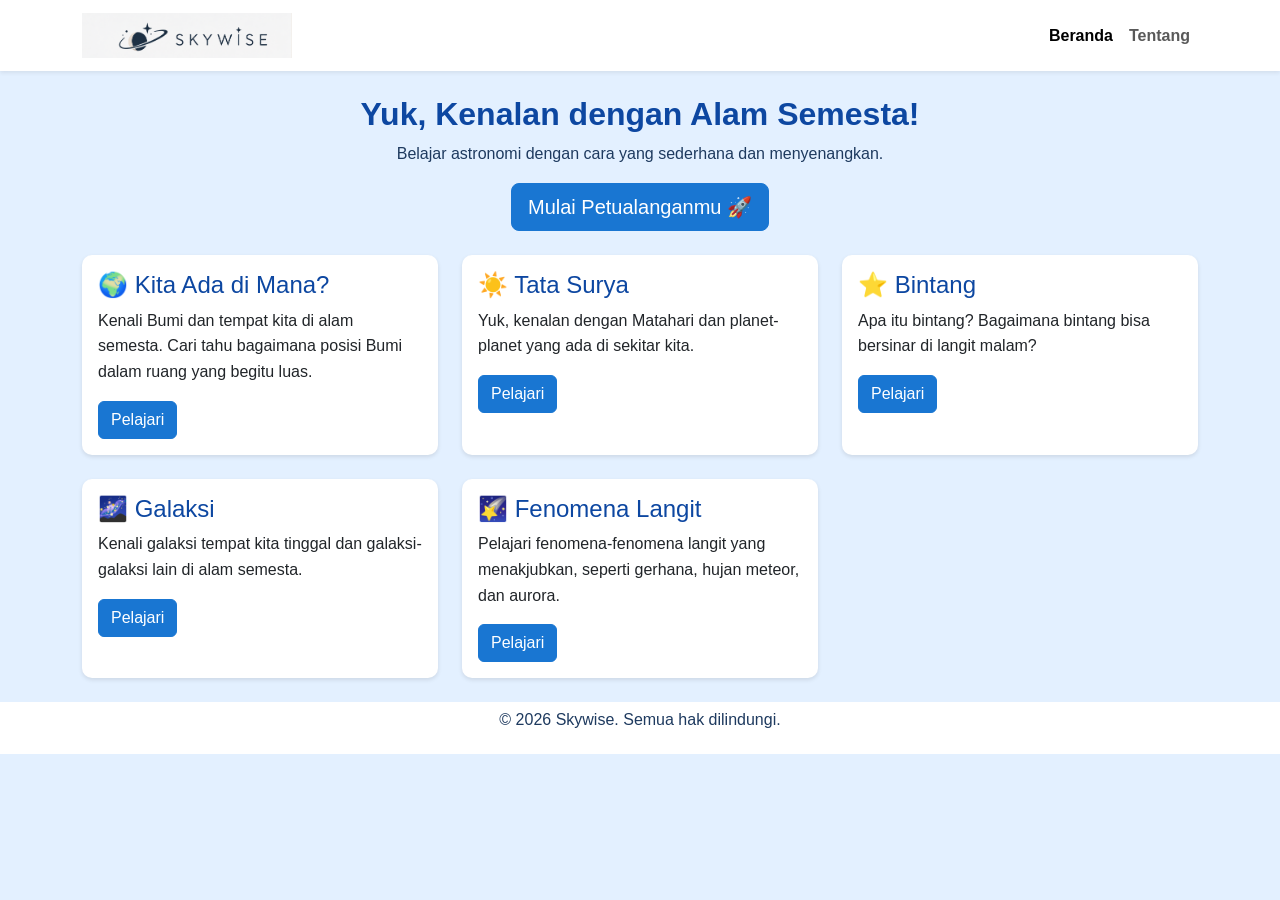
<file: index.html>
<!DOCTYPE html>

<html lang="id">

<head>
    <meta charset="UTF-8">
    <meta name="viewport" content="width=device-width, initial-scale=1.0">
    <title>SKYWISE</title>
    <link
        href="https://cdn.jsdelivr.net/npm/bootstrap@5.3.3/dist/css/bootstrap.min.css"
        rel="stylesheet"
    >
    <link rel="stylesheet" href="css/style.css">

</head>

<body>

    <header>
        <nav class="navbar navbar-expand-md bg-white shadow-sm">
            <div class="container">
                <a class="navbar-brand" href="index.html">
                    <img src="assets/images/skywise_navy.png" alt="Logo Skywise" height="45">
                </a>
                <button
                    class="navbar-toggler"
                    type="button"
                    data-bs-toggle="collapse"
                    data-bs-target="#menuUtama"
                    aria-controls="menuUtama"
                    aria-expanded="false"
                    aria-label="Buka menu navigasi"
                >
                    <span class="navbar-toggler-icon"></span>
                </button>
                <div class="collapse navbar-collapse" id="menuUtama">
                    <ul class="navbar-nav ms-auto">
                        <li class="nav-item">
                            <a class="nav-link active" href="index.html">Beranda</a>
                        </li>
                        <li class="nav-item">
                            <a class="nav-link" href="#">Tentang</a>
                        </li>
                    </ul>
                </div>
            </div>
        </nav>
    </header>


    <main class="container py-4">
        <section id="hero">
            <h1>Yuk, Kenalan dengan Alam Semesta!</h1>
            <p>
                Belajar astronomi dengan cara yang sederhana
                dan menyenangkan.
            </p>
            <p>
                <a class="btn btn-primary btn-lg" href="#petualangan">
                    Mulai Petualanganmu 🚀
                </a>
            </p>
        </section>


        <section id="petualangan" class="mt-4">
            <div class="row g-4">
                <div class="col-12 col-md-6 col-lg-4">
                    <article id="kita-ada-di-mana" class="card h-100">
                        <div class="card-body">
                            <h2 class="h4 card-title">🌍 Kita Ada di Mana?</h2>
                            <p>
                                Kenali Bumi dan tempat kita di alam semesta.
                                Cari tahu bagaimana posisi Bumi dalam ruang
                                yang begitu luas.
                            </p>
                            <a href="pages/lessons.html" class="btn btn-primary">
                                Pelajari
                            </a>
                        </div>
                    </article>
                </div>


                <div class="col-12 col-md-6 col-lg-4">
                    <article id="tata-surya" class="card h-100">
                        <div class="card-body">
                            <h2 class="h4 card-title">☀️ Tata Surya</h2>
                            <p>
                                Yuk, kenalan dengan Matahari dan planet-planet
                                yang ada di sekitar kita.
                            </p>
                            <a href="pages/lessons.html" class="btn btn-primary">
                                Pelajari
                            </a>
                        </div>
                    </article>
                </div>


                <div class="col-12 col-md-6 col-lg-4">
                    <article id="bintang" class="card h-100">
                        <div class="card-body">
                            <h2 class="h4 card-title">⭐ Bintang</h2>
                            <p>
                                Apa itu bintang? Bagaimana bintang bisa
                                bersinar di langit malam?
                            </p>
                            <a href="pages/lessons.html" class="btn btn-primary">
                                Pelajari
                            </a>
                        </div>
                    </article>
                </div>


                <div class="col-12 col-md-6 col-lg-4">
                    <article id="galaksi" class="card h-100">
                        <div class="card-body">
                            <h2 class="h4 card-title">🌌 Galaksi</h2>
                            <p>
                                Kenali galaksi tempat kita tinggal dan
                                galaksi-galaksi lain di alam semesta.
                            </p>
                            <a href="pages/lessons.html" class="btn btn-primary">
                                Pelajari
                            </a>
                        </div>
                    </article>
                </div>


                <div class="col-12 col-md-6 col-lg-4">
                    <article id="fenomena-langit" class="card h-100">
                        <div class="card-body">
                            <h2 class="h4 card-title">🌠 Fenomena Langit</h2>
                            <p>
                                Pelajari fenomena-fenomena langit yang
                                menakjubkan, seperti gerhana, hujan meteor,
                                dan aurora.
                            </p>
                            <a href="pages/lessons.html" class="btn btn-primary">
                                Pelajari
                            </a>
                        </div>
                    </article>
                </div>
            </div>
        </section>
    </main>


    <footer>
        <p>
            &copy; 2026 Skywise. Semua hak dilindungi.
        </p>
    </footer>

    <script src="https://cdn.jsdelivr.net/npm/bootstrap@5.3.3/dist/js/bootstrap.bundle.min.js"></script>

</body>

</html>
</file>
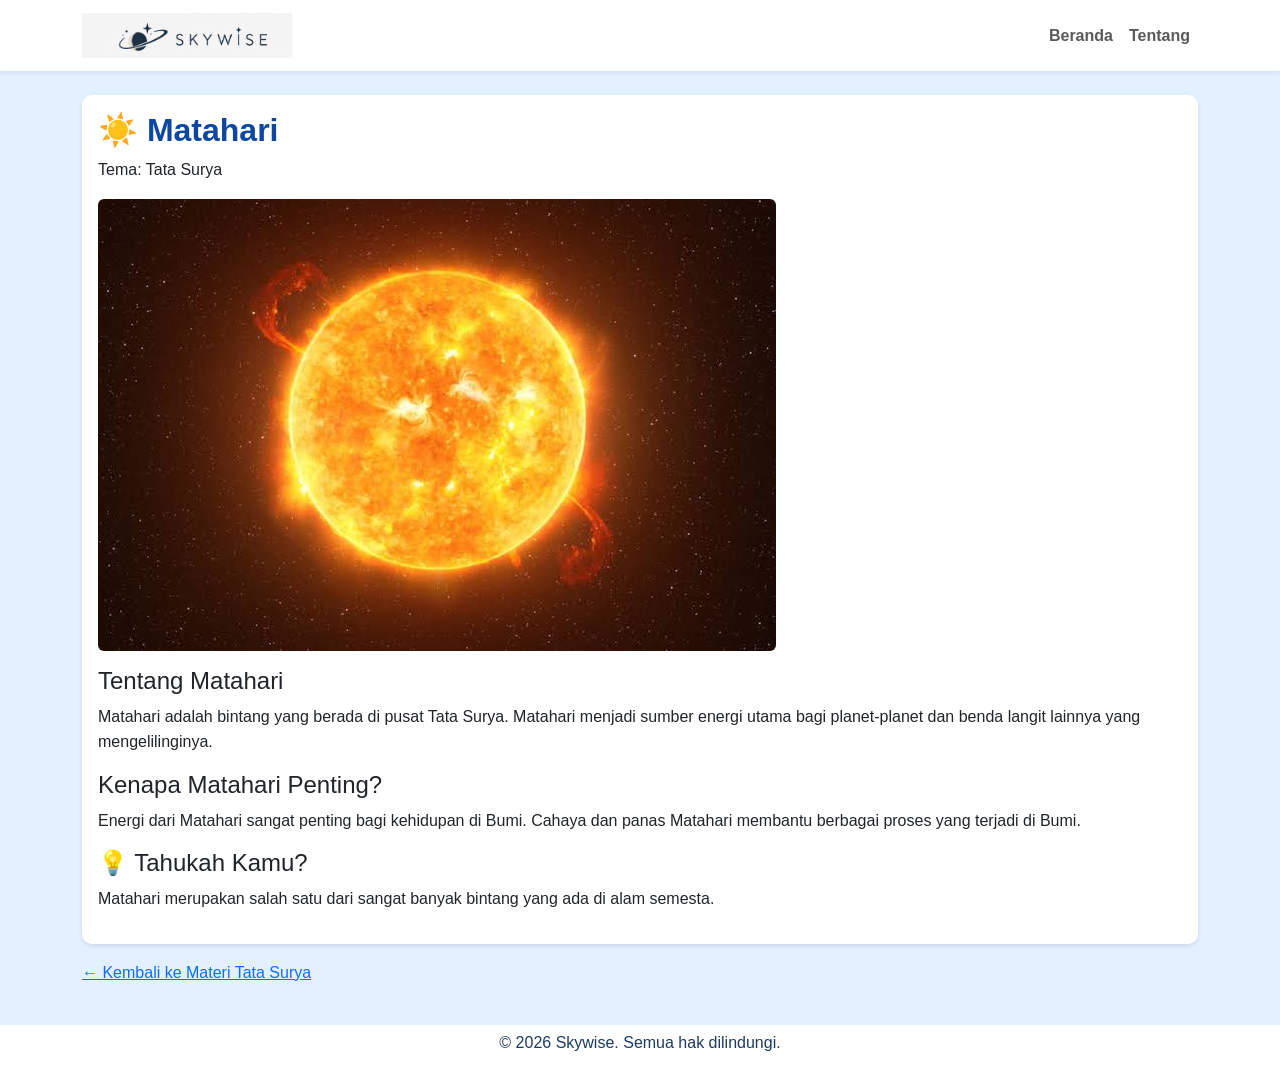
<file: pages/lesson-detail.html>
<!DOCTYPE html>

<html lang="id">

<head>
    <meta charset="UTF-8">
    <meta name="viewport" content="width=device-width, initial-scale=1.0">
    <title>Matahari - SKYWISE</title>
    <link
        href="https://cdn.jsdelivr.net/npm/bootstrap@5.3.3/dist/css/bootstrap.min.css"
        rel="stylesheet"
    >
    <link rel="stylesheet" href="../css/style.css">
</head>

<body>

    <header>
        <nav class="navbar navbar-expand-md bg-white shadow-sm">
            <div class="container">
                <a class="navbar-brand" href="../index.html">
                    <img src="../assets/images/skywise_navy.png" alt="Logo Skywise" height="45">
                </a>
                <button
                    class="navbar-toggler"
                    type="button"
                    data-bs-toggle="collapse"
                    data-bs-target="#menuUtama"
                    aria-controls="menuUtama"
                    aria-expanded="false"
                    aria-label="Buka menu navigasi"
                >
                    <span class="navbar-toggler-icon"></span>
                </button>

                <div class="collapse navbar-collapse" id="menuUtama">
                    <ul class="navbar-nav ms-auto">
                        <li class="nav-item">
                            <a class="nav-link" href="../index.html">Beranda</a>
                        </li>
                        <li class="nav-item">
                            <a class="nav-link" href="#">Tentang</a>
                        </li>
                    </ul>
                </div>

            </div>

        </nav>

    </header>


    <main class="container py-4">

        <article class="card">
            <div class="card-body">
                <header class="mb-3">
                    <h1>☀️ Matahari</h1>
                    <p>
                        Tema: Tata Surya
                    </p>
                </header>


                <img
                    class="img-fluid rounded mb-3"
                    src="../assets/images/matahari.jpg"
                    alt="Ilustrasi Matahari"
                >

                <section>
                    <h2 class="h4">Tentang Matahari</h2>
                    <p>
                        Matahari adalah bintang yang berada di pusat
                        Tata Surya. Matahari menjadi sumber energi
                        utama bagi planet-planet dan benda langit
                        lainnya yang mengelilinginya.
                    </p>
                </section>


                <section>
                    <h2 class="h4">Kenapa Matahari Penting?</h2>
                    <p>
                        Energi dari Matahari sangat penting bagi
                        kehidupan di Bumi. Cahaya dan panas Matahari
                        membantu berbagai proses yang terjadi di Bumi.
                    </p>
                </section>


                <section>
                    <h2 class="h4">💡 Tahukah Kamu?</h2>
                    <p>
                        Matahari merupakan salah satu dari sangat
                        banyak bintang yang ada di alam semesta.
                    </p>
                </section>

            </div>

        </article>


        <p class="mt-3">
            <a href="lessons.html">
                ← Kembali ke Materi Tata Surya
            </a>

        </p>

    </main>


    <footer>
        <p>
            &copy; 2026 Skywise. Semua hak dilindungi.
        </p>
    </footer>

    <script src="https://cdn.jsdelivr.net/npm/bootstrap@5.3.3/dist/js/bootstrap.bundle.min.js"></script>

</body>

</html>
</file>
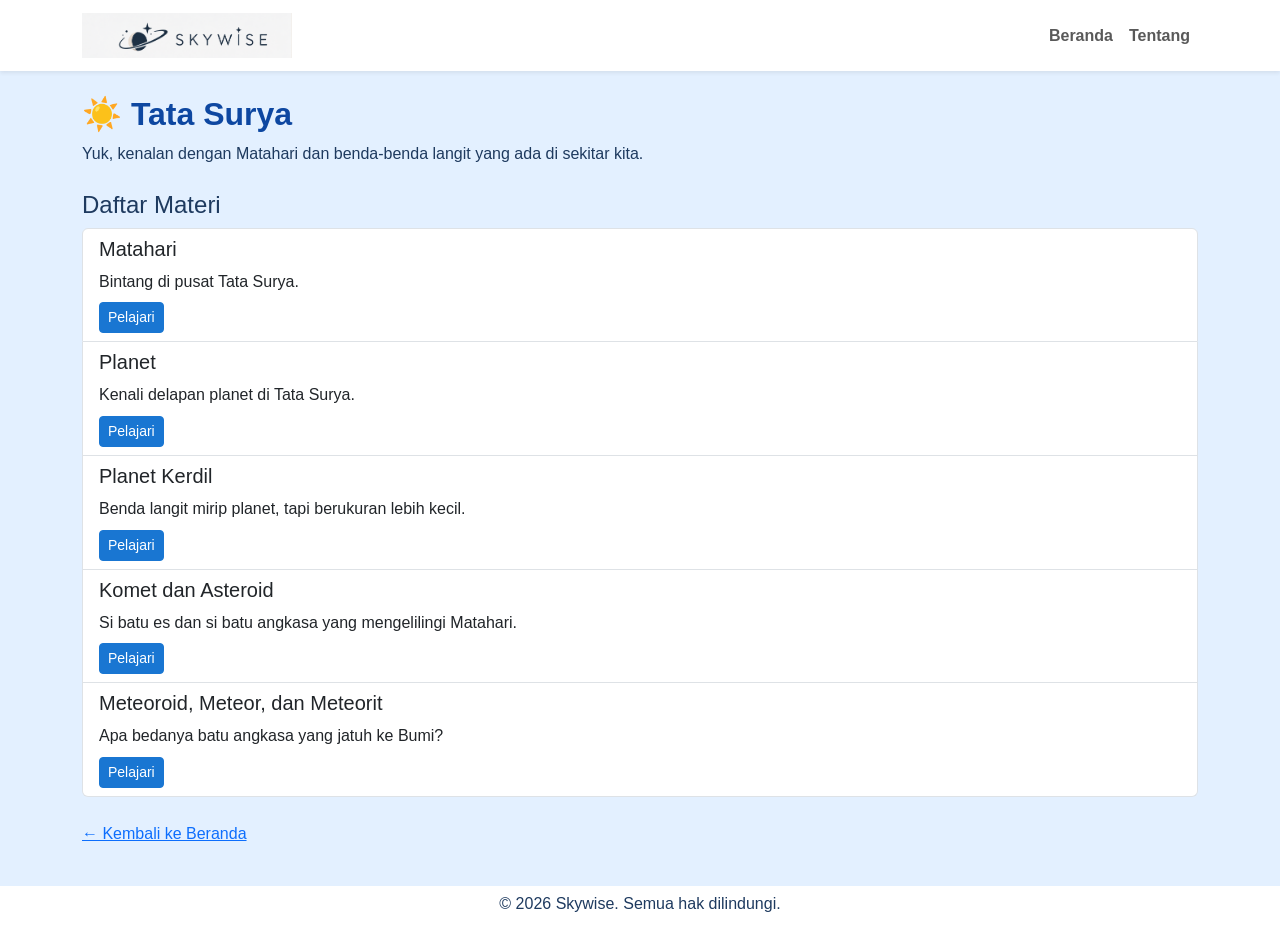
<file: pages/lesson.html>
<!DOCTYPE html>

<html lang="id">

<head>
    <meta charset="UTF-8">
    <meta name="viewport" content="width=device-width, initial-scale=1.0">
    <title>Materi Tata Surya - SKYWISE</title>
    <link
        href="https://cdn.jsdelivr.net/npm/bootstrap@5.3.3/dist/css/bootstrap.min.css"
        rel="stylesheet"
    >
    <link rel="stylesheet" href="../css/style.css">
</head>

<body>
    <header>
        <nav class="navbar navbar-expand-md bg-white shadow-sm">
            <div class="container">
                <a class="navbar-brand" href="../index.html">
                    <img src="../assets/images/skywise_navy.png" alt="Logo Skywise" height="45">
                </a>
                <button
                    class="navbar-toggler"
                    type="button"
                    data-bs-toggle="collapse"
                    data-bs-target="#menuUtama"
                    aria-controls="menuUtama"
                    aria-expanded="false"
                    aria-label="Buka menu navigasi"
                >
                    <span class="navbar-toggler-icon"></span>
                </button>
                <div class="collapse navbar-collapse" id="menuUtama">
                    <ul class="navbar-nav ms-auto">
                        <li class="nav-item">
                            <a class="nav-link" href="../index.html">Beranda</a>
                        </li>
                        <li class="nav-item">
                            <a class="nav-link" href="#">Tentang</a>
                        </li>
                    </ul>
                </div>
            </div>
        </nav>
    </header>


    <main class="container py-4">
        <header class="mb-4">
            <h1>☀️ Tata Surya</h1>
            <p>
                Yuk, kenalan dengan Matahari dan benda-benda langit
                yang ada di sekitar kita.
            </p>
        </header>


        <section>
            <h2 class="h4">Daftar Materi</h2>
            <ul class="list-group mb-4">
                <li class="list-group-item">
                    <h3 class="h5">Matahari</h3>
                    <p class="mb-2">Bintang di pusat Tata Surya.</p>
                    <a class="btn btn-primary btn-sm" href="lesson-detail.html">Pelajari</a>
                </li>
                <li class="list-group-item">
                    <h3 class="h5">Planet</h3>
                    <p class="mb-2">Kenali delapan planet di Tata Surya.</p>
                    <a class="btn btn-primary btn-sm" href="lesson-detail.html">Pelajari</a>
                </li>
                <li class="list-group-item">
                    <h3 class="h5">Planet Kerdil</h3>
                    <p class="mb-2">Benda langit mirip planet, tapi berukuran lebih kecil.</p>
                    <a class="btn btn-primary btn-sm" href="lesson-detail.html">Pelajari</a>
                </li>
                <li class="list-group-item">
                    <h3 class="h5">Komet dan Asteroid</h3>
                    <p class="mb-2">Si batu es dan si batu angkasa yang mengelilingi Matahari.</p>
                    <a class="btn btn-primary btn-sm" href="lesson-detail.html">Pelajari</a>
                </li>
                <li class="list-group-item">
                    <h3 class="h5">Meteoroid, Meteor, dan Meteorit</h3>
                    <p class="mb-2">Apa bedanya batu angkasa yang jatuh ke Bumi?</p>
                    <a class="btn btn-primary btn-sm" href="lesson-detail.html">Pelajari</a>
                </li>
            </ul>
        </section>


        <p>
            <a href="../index.html">← Kembali ke Beranda</a>
        </p>

    </main>


    <footer>
        <p>
            &copy; 2026 Skywise. Semua hak dilindungi.
        </p>
    </footer>

    <script src="https://cdn.jsdelivr.net/npm/bootstrap@5.3.3/dist/js/bootstrap.bundle.min.js"></script>

</body>

</html>
</file>
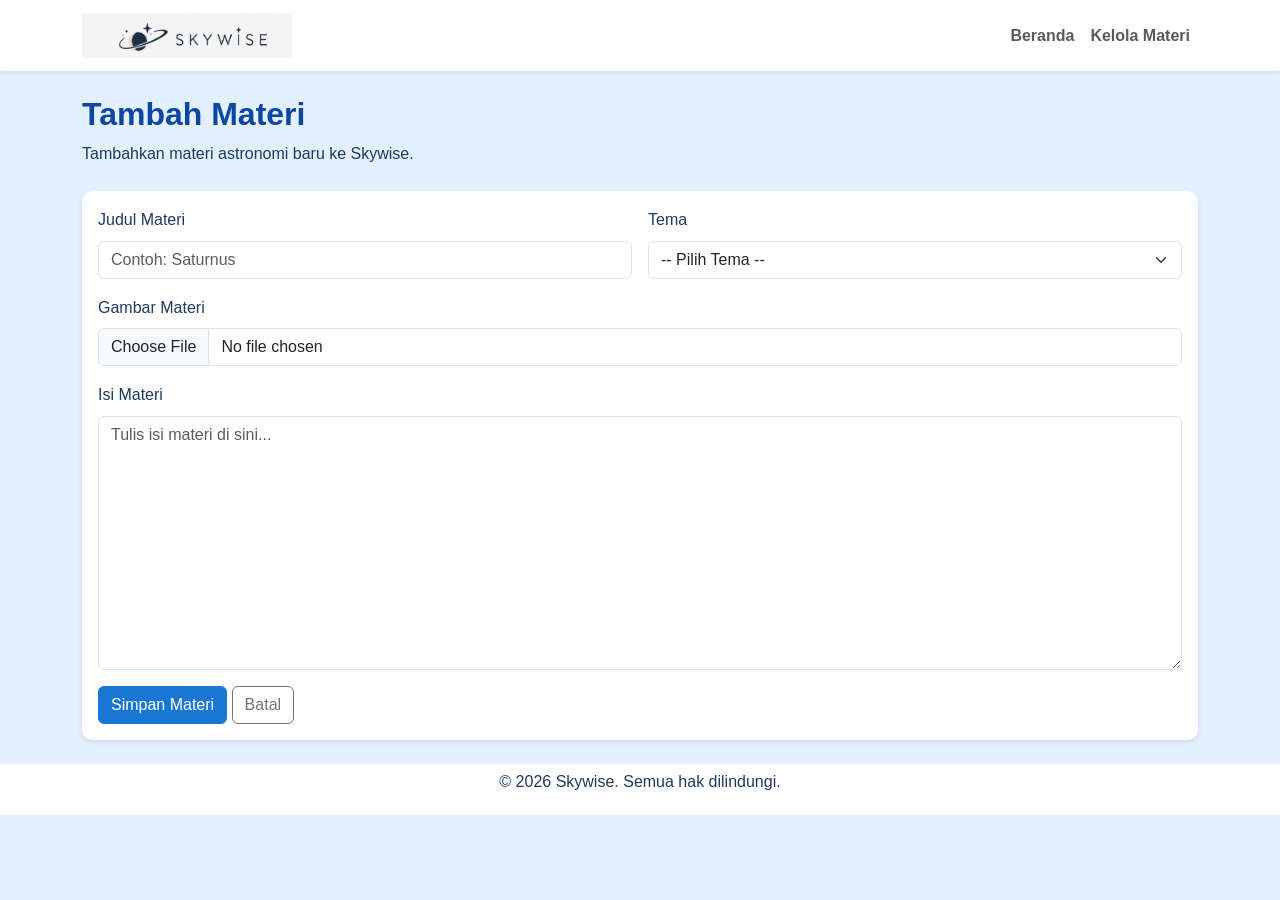
<file: pages/admin/lesson-form.html>
<!DOCTYPE html>

<html lang="id">

<head>
    <meta charset="UTF-8">
    <meta name="viewport" content="width=device-width, initial-scale=1.0">
    <title>Tambah Materi - SKYWISE</title>
    <link
        href="https://cdn.jsdelivr.net/npm/bootstrap@5.3.3/dist/css/bootstrap.min.css"
        rel="stylesheet"
    >
    <link rel="stylesheet" href="../../css/style.css">
</head>

<body>

    <header>
        <nav class="navbar navbar-expand-md bg-white shadow-sm">
            <div class="container">
                <a class="navbar-brand" href="../../index.html">
                    <img src="../../assets/images/skywise_navy.png" alt="Logo Skywise" height="45">
                </a>
                <button
                    class="navbar-toggler"
                    type="button"
                    data-bs-toggle="collapse"
                    data-bs-target="#menuUtama"
                    aria-controls="menuUtama"
                    aria-expanded="false"
                    aria-label="Buka menu navigasi"
                >
                    <span class="navbar-toggler-icon"></span>
                </button>
                <div class="collapse navbar-collapse" id="menuUtama">
                    <ul class="navbar-nav ms-auto">
                        <li class="nav-item">
                            <a class="nav-link" href="../../index.html">Beranda</a>
                        </li>
                        <li class="nav-item">
                            <a class="nav-link" href="lessons.html">Kelola Materi</a>
                        </li>
                    </ul>
                </div>
            </div>
        </nav>

    </header>


    <main class="container py-4">

        <header class="mb-4">
            <h1>Tambah Materi</h1>
            <p>
                Tambahkan materi astronomi baru ke Skywise.
            </p>

        </header>


        <form action="#" method="post" enctype="multipart/form-data" class="card card-body">
            <div class="row g-3">
                <div class="col-12 col-md-6">
                    <label for="title" class="form-label">
                        Judul Materi
                    </label>

                    <input
                        type="text"
                        class="form-control"
                        id="title"
                        name="title"
                        placeholder="Contoh: Saturnus"
                        required
                    >

                </div>


                <div class="col-12 col-md-6">
                    <label for="category" class="form-label">
                        Tema
                    </label>

                    <select
                        class="form-select"
                        id="category"
                        name="category"
                        required
                    >

                        <option value="">
                            -- Pilih Tema --
                        </option>

                        <option value="1">
                            🌍 Kita Ada di Mana?
                        </option>

                        <option value="2">
                            ☀️ Tata Surya
                        </option>

                        <option value="3">
                            ⭐ Bintang
                        </option>

                        <option value="4">
                            🌌 Galaksi
                        </option>

                        <option value="5">
                            🌠 Fenomena Langit
                        </option>

                    </select>

                </div>


                <div class="col-12">
                    <label for="image" class="form-label">
                        Gambar Materi
                    </label>
                    <input
                        type="file"
                        class="form-control"
                        id="image"
                        name="image"
                        accept="image/*"
                    >
                </div>


                <div class="col-12">
                    <label for="content" class="form-label">
                        Isi Materi
                    </label>

                    <textarea
                        class="form-control"
                        id="content"
                        name="content"
                        rows="10"
                        placeholder="Tulis isi materi di sini..."
                        required
                    ></textarea>

                </div>


                <div class="col-12">
                    <button type="submit" class="btn btn-primary">
                        Simpan Materi
                    </button>
                    <a href="lessons.html" class="btn btn-outline-secondary">
                        Batal
                    </a>
                </div>
            </div>
        </form>

    </main>


    <footer>
        <p>
            &copy; 2026 Skywise. Semua hak dilindungi.
        </p>
    </footer>

    <script src="https://cdn.jsdelivr.net/npm/bootstrap@5.3.3/dist/js/bootstrap.bundle.min.js"></script>

</body>

</html>
</file>
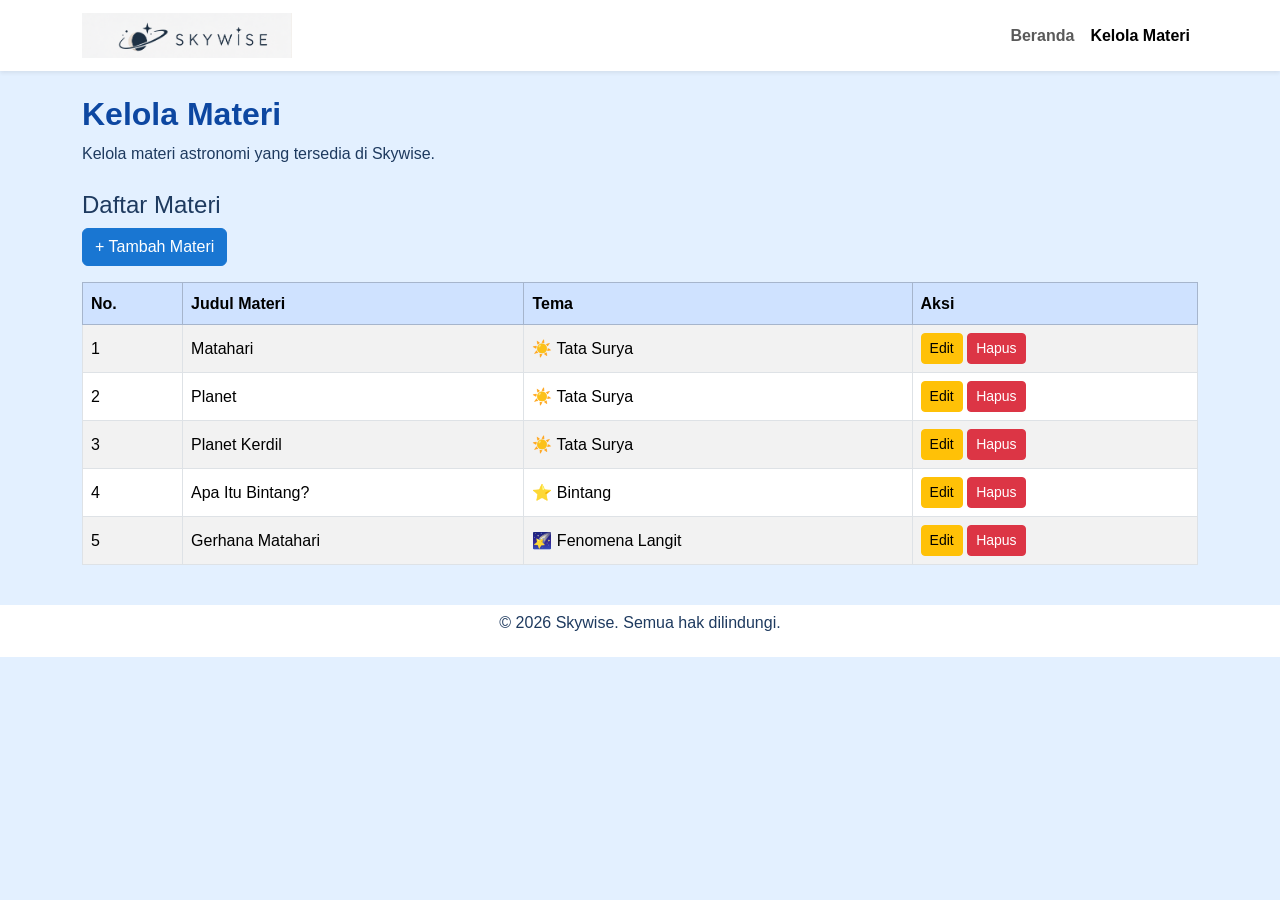
<file: pages/admin/lesson.html>
<!DOCTYPE html>

<html lang="id">

<head>
    <meta charset="UTF-8">
    <meta name="viewport" content="width=device-width, initial-scale=1.0">
    <title>Kelola Materi - SKYWISE</title>
    <link
        href="https://cdn.jsdelivr.net/npm/bootstrap@5.3.3/dist/css/bootstrap.min.css"
        rel="stylesheet"
    >
    <link rel="stylesheet" href="../../css/style.css">
</head>

<body>

    <header>
        <nav class="navbar navbar-expand-md bg-white shadow-sm">
            <div class="container">
                <a class="navbar-brand" href="../../index.html">
                    <img src="../../assets/images/skywise_navy.png" alt="Logo Skywise" height="45">
                </a>
                <button
                    class="navbar-toggler"
                    type="button"
                    data-bs-toggle="collapse"
                    data-bs-target="#menuUtama"
                    aria-controls="menuUtama"
                    aria-expanded="false"
                    aria-label="Buka menu navigasi"
                >
                    <span class="navbar-toggler-icon"></span>
                </button>
                <div class="collapse navbar-collapse" id="menuUtama">
                    <ul class="navbar-nav ms-auto">
                        <li class="nav-item">
                            <a class="nav-link" href="../../index.html">Beranda</a>
                        </li>
                        <li class="nav-item">
                            <a class="nav-link active" href="lessons.html">Kelola Materi</a>
                        </li>
                    </ul>
                </div>
            </div>

        </nav>

    </header>


    <main class="container py-4">

        <header class="mb-4">
            <h1>Kelola Materi</h1>
            <p>
                Kelola materi astronomi yang tersedia di Skywise.
            </p>
        </header>


        <section>
            <h2 class="h4">Daftar Materi</h2>
            <p>
                <a class="btn btn-primary" href="lesson-form.html">
                    + Tambah Materi
                </a>
            </p>
            <div class="table-responsive">
                <table class="table table-striped table-bordered align-middle bg-white">
                    <thead class="table-primary">
                        <tr>
                            <th>No.</th>
                            <th>Judul Materi</th>
                            <th>Tema</th>
                            <th>Aksi</th>
                        </tr>
                    </thead>

                    <tbody>
                        <tr>
                            <td>1</td>
                            <td>Matahari</td>
                            <td>☀️ Tata Surya</td>
                            <td>
                                <a class="btn btn-warning btn-sm" href="lesson-form.html?id=1">
                                    Edit
                                </a>
                                <button type="button" class="btn btn-danger btn-sm">
                                    Hapus
                                </button>
                            </td>
                        </tr>

                        <tr>
                            <td>2</td>
                            <td>Planet</td>
                            <td>☀️ Tata Surya</td>
                            <td>
                                <a class="btn btn-warning btn-sm" href="lesson-form.html?id=2">
                                    Edit
                                </a>
                                <button type="button" class="btn btn-danger btn-sm">
                                    Hapus
                                </button>
                            </td>
                        </tr>

                        <tr>
                            <td>3</td>
                            <td>Planet Kerdil</td>
                            <td>☀️ Tata Surya</td>
                            <td>
                                <a class="btn btn-warning btn-sm" href="lesson-form.html?id=3">
                                    Edit
                                </a>
                                <button type="button" class="btn btn-danger btn-sm">
                                    Hapus
                                </button>
                            </td>
                        </tr>

                        <tr>
                            <td>4</td>
                            <td>Apa Itu Bintang?</td>
                            <td>⭐ Bintang</td>
                            <td>
                                <a class="btn btn-warning btn-sm" href="lesson-form.html?id=4">
                                    Edit
                                </a>
                                <button type="button" class="btn btn-danger btn-sm">
                                    Hapus
                                </button>
                            </td>
                        </tr>

                        <tr>
                            <td>5</td>
                            <td>Gerhana Matahari</td>
                            <td>🌠 Fenomena Langit</td>
                            <td>
                                <a class="btn btn-warning btn-sm" href="lesson-form.html?id=5">
                                    Edit
                                </a>
                                <button type="button" class="btn btn-danger btn-sm">
                                    Hapus
                                </button>
                            </td>
                        </tr>
                    </tbody>
                </table>
            </div>

        </section>

    </main>


    <footer>
        <p>
            &copy; 2026 Skywise. Semua hak dilindungi.
        </p>
    </footer>

    <script src="https://cdn.jsdelivr.net/npm/bootstrap@5.3.3/dist/js/bootstrap.bundle.min.js"></script>

</body>

</html>
</file>
<file: css/style.css>
body {
    font-family: Arial, sans-serif;
    line-height: 1.6;
    color: #1e3a5f;
    background-color: #e3f0ff;
}

h1 {
    font-size: 32px;
    font-weight: bold;
    color: #0d47a1;
}

h2,
h3 {
    font-weight: bold;
    color: #1565c0;
}

.btn-primary {
    --bs-btn-bg: #1976d2;
    --bs-btn-border-color: #1976d2;
    --bs-btn-hover-bg: #1565c0;
    --bs-btn-hover-border-color: #1565c0;
    --bs-btn-active-bg: #0d47a1;
    --bs-btn-active-border-color: #0d47a1;
}

/* Menu navigasi */
.navbar .nav-link {
    font-weight: bold;
}

/* Bagian hero di beranda */
#hero {
    text-align: center;
    padding: 0px 10px;
    margin-bottom: 10px;
}

/* Card */
.card {
    border: none;
    border-radius: 10px;
    box-shadow: 0 2px 4px rgba(0, 0, 0, 0.1);
}

.card-title {
    color: #0d47a1;
}

/* Footer */
footer {
    background-color: #ffffff;
    color: #1e3a5f;
    text-align: center;
    padding: 5px;
}

/* Responsif */
@media (max-width: 600px) {

    h1 {
        font-size: 26px;
    }
}
</file>
